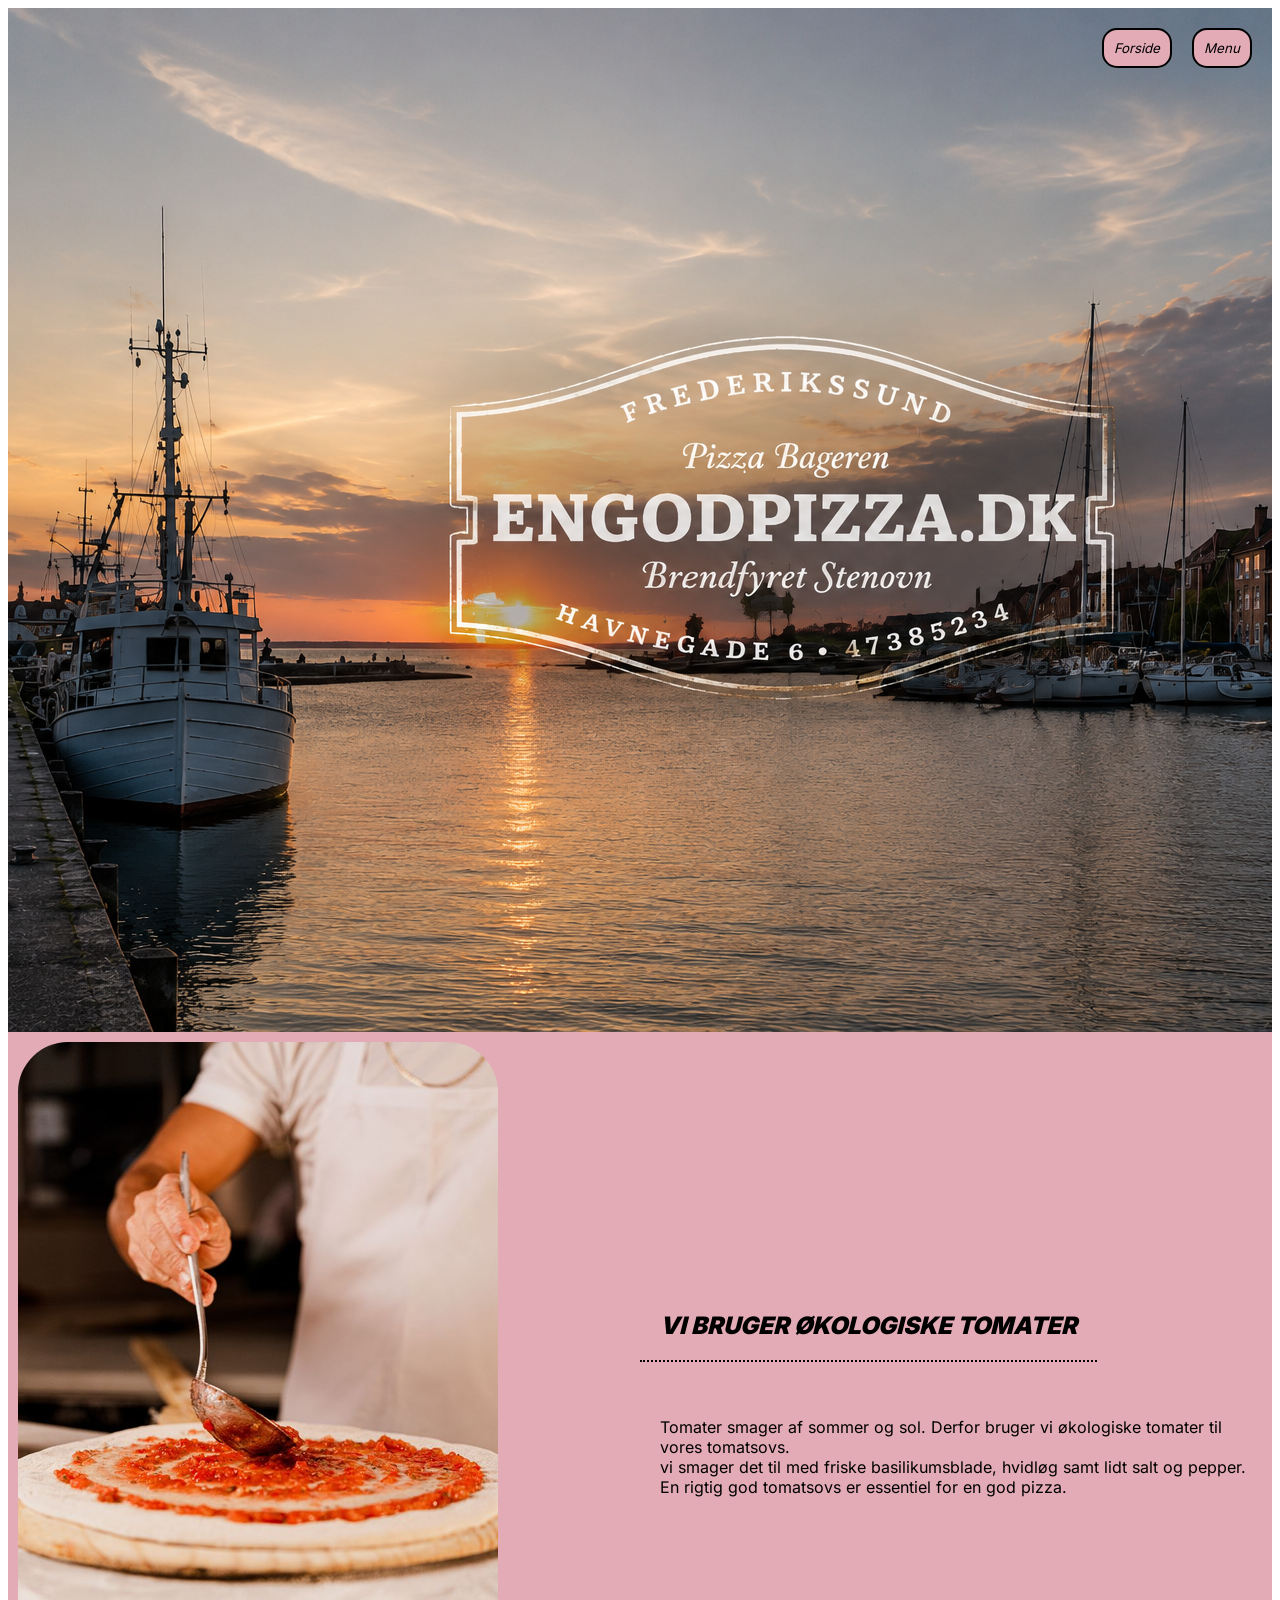
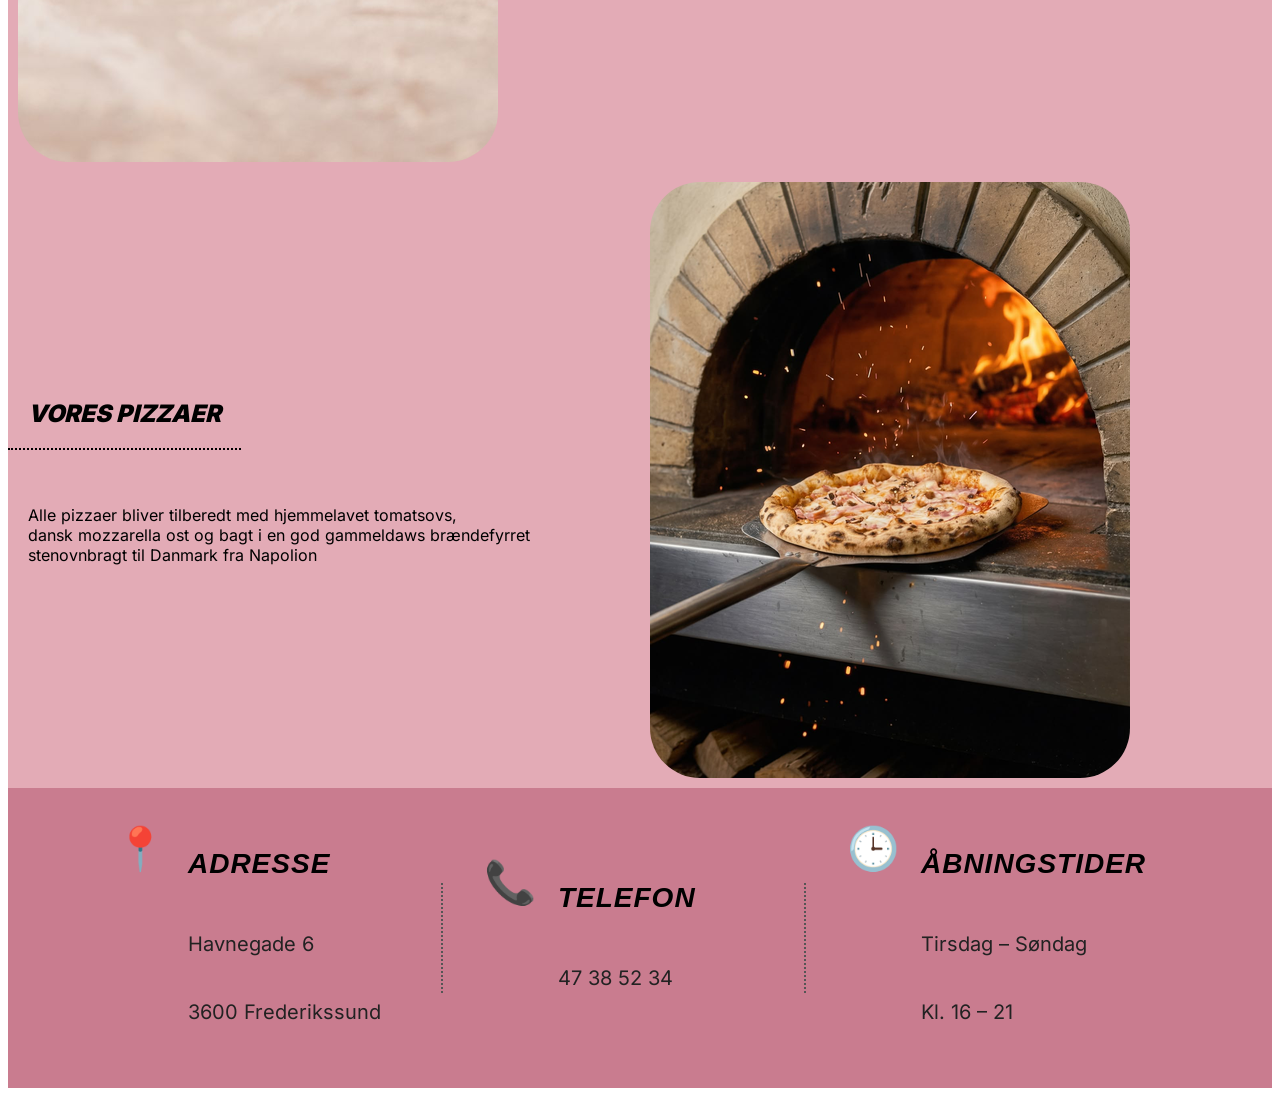
<file: index.html>
<!doctype html>
<html lang="en">
  <head>
    <meta charset="UTF-8" />
    <meta name="viewport" content="width=device-width, initial-scale=1.0" />
    <link rel="stylesheet" href="css/forside.css" />
    <title>Forside</title>
  </head>
  <body>
    <header id="header-section">
      <img class="background-image" src="img/hero billede prototype.png" alt="" />
      <nav>
        <button><a href="index.html">Forside</a></button>
        <button><a href="menu.html">Menu</a></button>
      </nav>
    </header>
    <main>
      <div id="Tomat-section">
        <div>
          <img id="tomat-pic" src="img/sovs.png" alt="" />
        </div>
        <div>
          <h2>VI BRUGER ØKOLOGISKE TOMATER</h2>
          <p>
            Tomater smager af sommer og sol. Derfor bruger vi økologiske tomater til vores tomatsovs. <br />vi smager det til med friske basilikumsblade, hvidløg samt lidt salt og pepper. <br />
            En rigtig god tomatsovs er essentiel for en god pizza.
          </p>
        </div>
      </div>
      <div id="pizza-section">
        <div>
          <img id="baking-pizza" src="img/pizza.png" />
        </div>
        <div>
          <h2>VORES PIZZAER</h2>
          <p id="pizza-text">
            Alle pizzaer bliver tilberedt med hjemmelavet tomatsovs,<br />
            dansk mozzarella ost og bagt i en god gammeldaws brændefyrret <br />
            stenovnbragt til Danmark fra Napolion
          </p>
        </div>
      </div>
    </main>
    <footer>
      <footer class="footer">
        <div class="footer-item">
          <div class="icon">📍</div>
          <div>
            <h3>ADRESSE</h3>
            <p>Havnegade 6</p>
            <p>3600 Frederikssund</p>
          </div>
        </div>

        <div class="divider"></div>

        <div class="footer-item">
          <div class="icon">📞</div>
          <div>
            <h3>TELEFON</h3>
            <p>47 38 52 34</p>
          </div>
        </div>

        <div class="divider"></div>

        <div class="footer-item">
          <div class="icon">🕒</div>
          <div>
            <h3>ÅBNINGSTIDER</h3>
            <p>Tirsdag – Søndag</p>
            <p>Kl. 16 – 21</p>
          </div>
        </div>
      </footer>
    </footer>
  </body>
</html>
</file>
<file: css/forside.css>
/* fonts */
@font-face {
  font-family: "InterBlack";
  src: url("../fonts/Inter_18pt-Black.woff") format("woff");
  font-weight: normal;
}
h1,
h2,
h3 {
  font-family: "InterBlack";
  font-style: oblique;
}
@font-face {
  font-family: "InterNormal";
  src: url("../fonts/Inter-VariableFont_opsz\,wght.woff");
  font-weight: normal;
}
p {
  font-family: "InterNormal";
}
button {
  font-family: "InterNormal";
  font-style: italic;
}
/* layout css */
@media (min-width: 1200px) {
  #Tomat-section {
    display: grid;
    grid-template-columns: 1fr 1fr;
  }
  #pizza-section {
    display: grid;
    grid-template-columns: 1fr 1fr;
  }
  #pizza-section > div:first-child {
    grid-column: 2;
    grid-row: 1;
  }
  #pizza-section > div:last-child {
    grid-column: 1;
    grid-row: 1;
  }

  #header-section {
    display: grid;
    grid-template-columns: 1fr auto;
  }
  #pizza-section,
  #Tomat-section {
    align-items: center;
  }

  #footer-section {
    display: grid;
    grid-template-columns: 1fr 1fr 1fr;
    align-items: center;
  }
  #adress,
  #watch,
  #phone {
    display: grid;
    grid-template-columns: 1fr 1fr;
    grid-template-rows: 1fr;
  }
}
@media (max-width: 1200px) {
  /* #footer-section {
    display: grid;
    grid-template-columns: 1fr 1fr 1fr;
    align-items: center;
  } */
  #adress,
  #watch,
  #phone {
    display: grid;
    grid-template-columns: 1fr 1fr;
    grid-template-rows: 1fr;
  }
  #header-section {
    display: grid;
    grid-template-columns: 1fr auto;
  }
  .background-image {
    display: block;
    width: 100%;
    height: auto;
    object-fit: cover;
  }

  @media (max-width: 800px) {
    .background-image {
      max-height: 35vh;
    }
  }
}

/* general css */
#header-section {
  position: relative;
  overflow: hidden;
  align-items: center;
}
#header-section nav {
  position: absolute;
  top: 20px;
  right: 20px;
  display: flex;
  gap: 10px;
}
.background-image {
  display: block;
  object-fit: cover;
}
button {
  background-color: #e3abb6;
  border: black solid 2px;
  border-radius: 15px;
  padding: 10px;
  margin: 0;
}
button + button {
  margin-left: 10px;
}
button a {
  color: black;
  text-decoration: none;
}
main {
  background-color: #e3abb6;
}
footer {
  background-color: #c97c8f;
}
h2 {
  display: inline-block;
  border-bottom: 2px dotted #000;
  padding-bottom: 0.3em;
}
.footer-pic {
  max-height: 70px;
}
#baking-pizza,
#tomat-pic {
  padding: 10px;
  border-radius: 60px;
}
p,
h1,
h2,
h3 {
  padding: 20px;
}
img {
  display: block;
  object-fit: cover;
}

/* footer computer: */
@media (min-width: 1200px) {
  .footer {
    display: flex;
    align-items: center;
    justify-content: center;
    background: #c97c8f;
    padding: 40px 60px;
    gap: 40px;
    font-family: "Georgia", serif;
  }

  .footer-item {
    display: flex;
    align-items: flex-start;
    gap: 2px;
    min-width: 280px;
  }

  .footer-item h3 {
    margin: 0 0 12px;
    font-size: 28px;
    font-weight: 600;
    letter-spacing: 1px;
    font-family: Arial, sans-serif;
  }

  .footer-item p {
    margin: 4px 0;
    font-size: 20px;
    color: #222;
  }

  .icon {
    font-size: 42px;
    line-height: 1;
    color: #222;
  }

  .divider {
    width: 1px;
    height: 110px;
    border-left: 2px dotted #555;
  }
}
/* Footer phone: */
@media (max-width: 1200px) {
  .footer {
    flex-direction: column;
    align-items: flex-start;
    padding: 50px 35px;
    gap: 35px;
  }

  .footer-item {
    min-width: auto;
    width: 100%;
  }

  .divider {
    width: 100%;
    height: 1px;
    border-left: none;
    border-top: 2px dotted #555;
  }

  .footer-item h3 {
    font-size: 22px;
  }

  .footer-item p {
    font-size: 18px;
  }

  .icon {
    font-size: 36px;
  }
}
</file>
